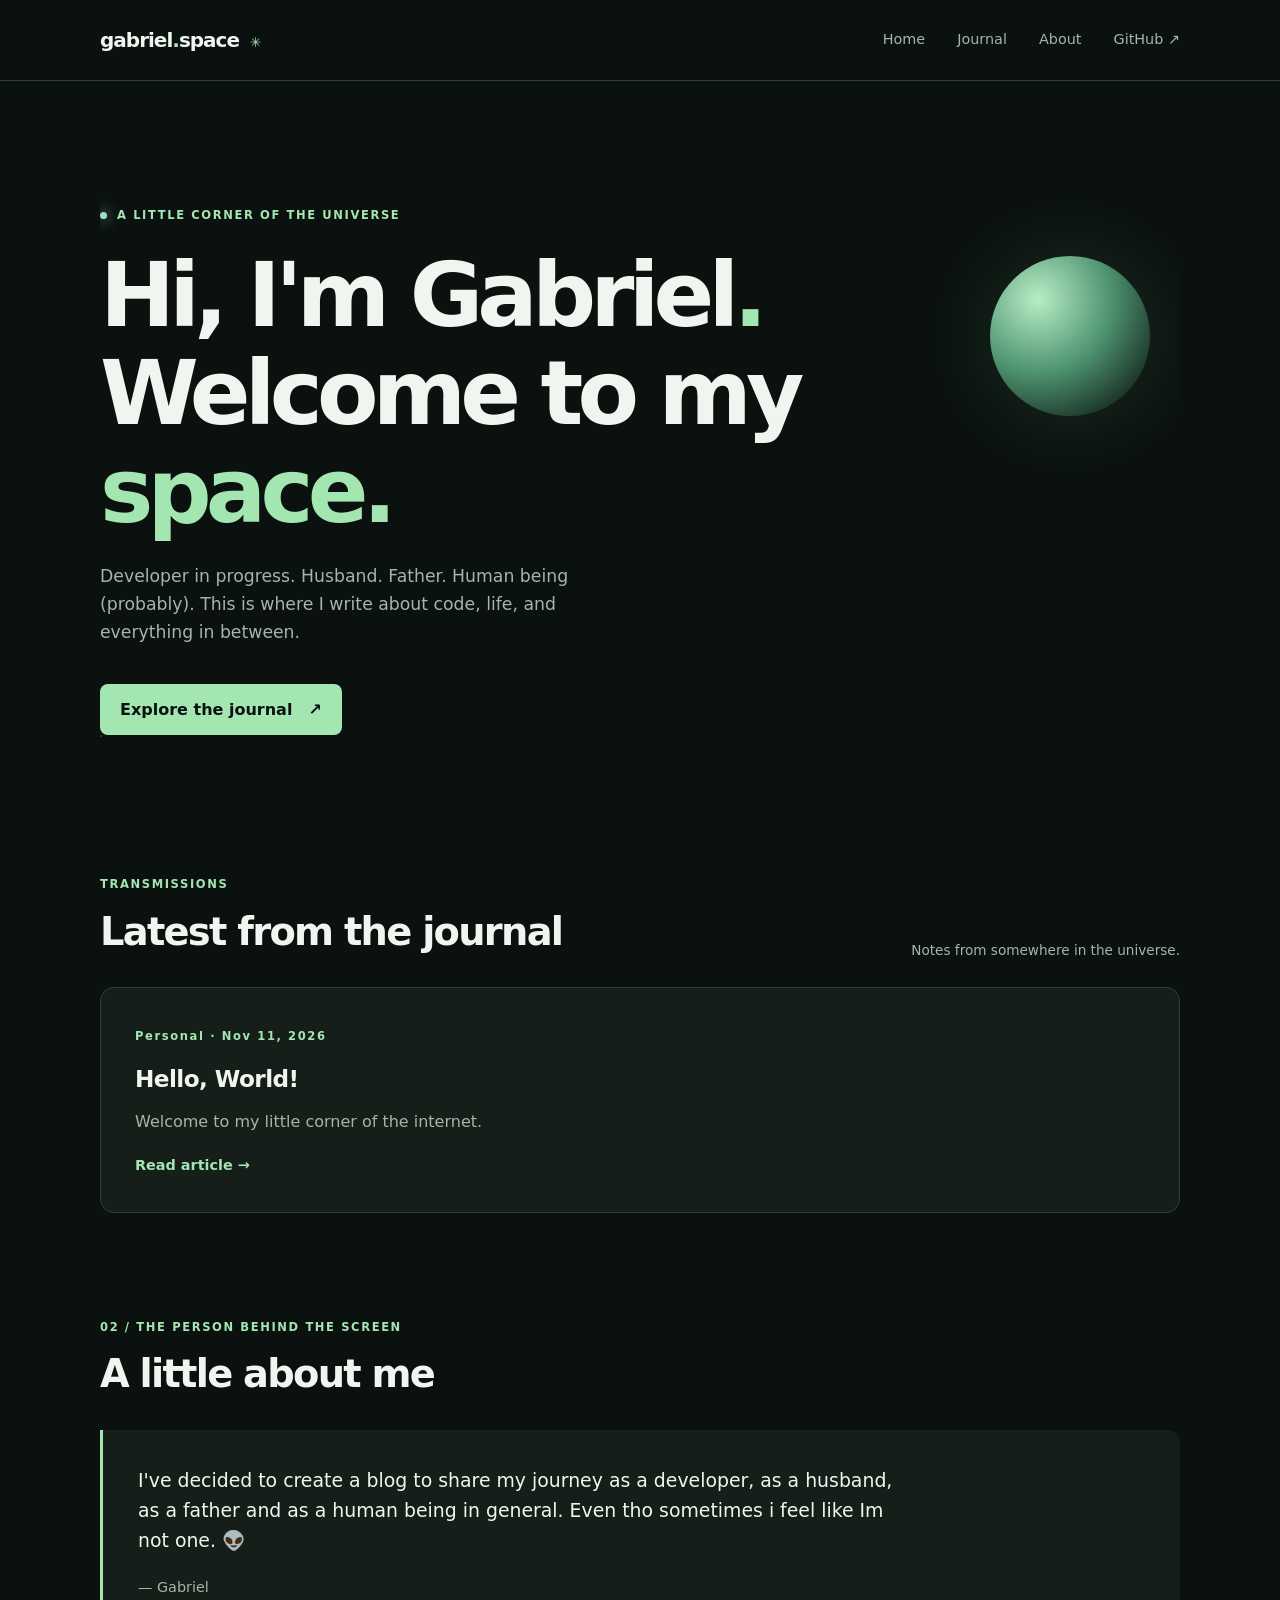
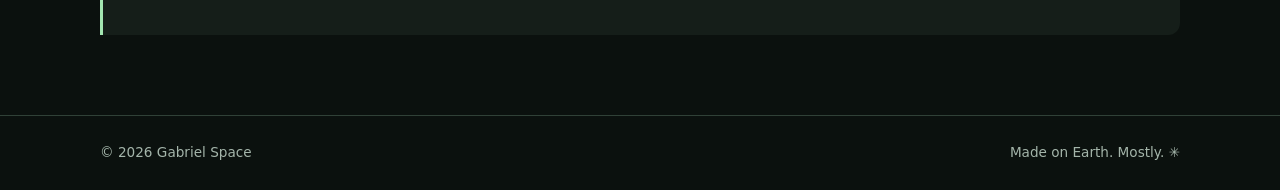
<file: index.html>
<!DOCTYPE html>
<html lang="en">
<head>
  <meta charset="UTF-8">
  <meta name="viewport" content="width=device-width, initial-scale=1.0">
  <meta name="description" content="Gabriel Space — a personal blog about development, family, and being human (mostly).">
  <title>Gabriel Space — Personal Blog</title>
  <link rel="stylesheet" href="style.css">
</head>
<body>
  <header class="site-header">
    <div class="container header-inner">
      <a class="logo" href="#home" aria-label="Gabriel Space home">gabriel<span class="logo-dot">.</span>space <span aria-hidden="true">✳</span></a>
      <button class="menu-toggle" type="button" aria-expanded="false" aria-controls="primary-nav" aria-label="Open navigation menu">☰</button>
      <nav class="nav" id="primary-nav" aria-label="Main navigation">
        <a href="#home">Home</a>    
        <a href="#journal">Journal</a>
        <a href="#about">About</a>
        <a href="https://github.com/gabriel04araujo" target="_blank" rel="noopener noreferrer">GitHub ↗</a>
      </nav>
    </div>
  </header>

  <main id="home">
    <section class="hero container" aria-labelledby="hero-title">
      <div class="eyebrow"><span class="status-light" aria-hidden="true"></span> A LITTLE CORNER OF THE UNIVERSE</div>
      <h1 id="hero-title">Hi, I'm Gabriel<span class="wave">.</span><br>Welcome to my <em>space.</em></h1>
      <p class="hero-description">Developer in progress. Husband. Father. Human being (probably). This is where I write about code, life, and everything in between.</p>
      <a class="primary-link" href="#journal">Explore the journal <span aria-hidden="true">↗</span></a>
      <div class="orbit orbit-one" aria-hidden="true"></div>
      <div class="orbit orbit-two" aria-hidden="true"></div>
      <div class="planet" aria-hidden="true"></div>
    </section>

    
    <!-- JOURNAL SECTION -->

    <section class="section container" id="journal">

      <div class="section-heading">
        <div>
          <p class="section-label">TRANSMISSIONS</p>
          <h2>Latest from the journal</h2>
        </div>

        <span class="section-aside">
          Notes from somewhere in the universe.
        </span>
      </div>

      <!-- Posts will appear here -->
      <div id="posts-container"></div>

    </section>


    <section class="section container" id="about" aria-labelledby="about-title">
      <div class="section-heading">
        <div>
          <p class="section-label">02 / THE PERSON BEHIND THE SCREEN</p>
          <h2 id="about-title">A little about me</h2>
        </div>
      </div>
      <div class="about-panel">
        <p>I've decided to create a blog to share my journey as a developer, as a husband, as a father and as a human being in general. Even tho sometimes i feel like Im not one. 👽</p>
        <span>— Gabriel</span>
      </div>
    </section>
  </main>

  <footer class="site-footer">
    <div class="container footer-inner">
      <span>© <span id="year">2026</span> Gabriel Space</span>
      <span>Made on Earth. Mostly. <span aria-hidden="true">✳</span></span>
    </div>
  </footer>

  <script src="app.js"></script>

</body>
</html>
</file>
<file: style.css>
/* =========================================
   1. GLOBAL VARIABLES
========================================= */

:root {
  color-scheme: dark;

  --bg: #0b110e;
  --surface: #151e19;
  --line: #304137;

  --text: #f1f5f0;
  --muted: #a4b5aa;

  --accent: #a3e6b1;
  --max-width: 1080px;
}


/* =========================================
   2. RESET & BASE STYLES
========================================= */

* {
  box-sizing: border-box;
}

html {
  scroll-behavior: smooth;
}

body {
  margin: 0;
  background: var(--bg);
  color: var(--text);
  font-family: system-ui, -apple-system, BlinkMacSystemFont, "Segoe UI", sans-serif;
  line-height: 1.6;
}

a {
  color: inherit;
  text-decoration: none;
}

button {
  font: inherit;
}

h1,
h2,
h3,
p {
  margin-top: 0;
}

:focus-visible {
  outline: 2px solid var(--accent);
  outline-offset: 4px;
}


/* =========================================
   3. LAYOUT & CONTAINERS
========================================= */

.container {
  width: min(100% - 40px, var(--max-width));
  margin-inline: auto;
}


/* =========================================
   4. HEADER & NAVIGATION
========================================= */

.site-header {
  border-bottom: 1px solid var(--line);
  position: relative;
  z-index: 2;
}

.header-inner {
  min-height: 80px;
  display: flex;
  justify-content: space-between;
  align-items: center;
  gap: 20px;
}

.logo {
  font-size: 1.25rem;
  font-weight: 750;
  letter-spacing: -.05em;
}

.logo-dot,
.logo > span:last-child {
  color: var(--accent);
}

.logo > span:last-child {
  font-size: .85rem;
  margin-left: .3rem;
}

.nav {
  display: flex;
  align-items: center;
  gap: 32px;
}

.nav a {
  color: var(--muted);
  font-size: .9rem;
  transition: color .2s;
}

.nav a:hover,
.nav a:focus-visible {
  color: var(--text);
}

.menu-toggle {
  display: none;
  background: transparent;
  color: var(--text);
  border: 1px solid var(--line);
  border-radius: 8px;
  padding: 5px 11px;
  cursor: pointer;
}


/* =========================================
   5. HERO SECTION
========================================= */

.hero {
  position: relative;
  overflow: hidden;
  min-height: 565px;
  padding-block: 125px 115px;
  isolation: isolate;
}

.eyebrow,
.section-label,
.post-tag {
  color: var(--accent);
  font-size: .72rem;
  font-weight: 750;
  letter-spacing: .14em;
}

.eyebrow {
  display: flex;
  align-items: center;
  gap: 10px;
}

.status-light {
  width: 7px;
  height: 7px;
  background: #9ee0c3;
  border-radius: 50%;
  box-shadow: 0 0 14px #9ee0c3;
}

h1 {
  position: relative;
  z-index: 1;
  max-width: 780px;
  margin: 23px 0 23px;
  font-size: clamp(3.1rem, 7vw, 5.7rem);
  line-height: 1.09;
  letter-spacing: -.065em;
}

h1 em {
  color: var(--accent);
  font-style: normal;
}

.wave {
  color: var(--accent);
}

.hero-description {
  position: relative;
  z-index: 1;
  max-width: 530px;
  color: var(--muted);
  font-size: 1.08rem;
}


/* =========================================
   6. BUTTONS & LINKS
========================================= */

.primary-link {
  position: relative;
  z-index: 1;
  display: inline-flex;
  align-items: center;
  gap: 16px;
  margin-top: 20px;
  padding: 13px 20px;
  border-radius: 8px;
  background: var(--accent);
  color: #0b110e;
  font-weight: 700;
  transition: transform .2s, background .2s;
}

.primary-link:hover {
  background: #c4f5cf;
  transform: translateY(-2px);
}


/* =========================================
   7. SPACE DECORATIONS
========================================= */

.orbit {
  position: absolute;
  z-index: -1;
  border: 1px solid rgba(163, 230, 177, .15);
  border-radius: 50%;
  pointer-events: none;
}

.planet {
  position: absolute;
  z-index: -1;
  right: 30px;
  top: 175px;
  width: 160px;
  height: 160px;
  border-radius: 50%;

  background: radial-gradient(
    circle at 30% 27%,
    #b7edc5,
    #4f9471 45%,
    #1b3528 80%
  );

  box-shadow: 0 0 95px rgba(100, 210, 140, .16);
}


/* =========================================
   8. GENERAL SECTIONS
========================================= */

.section {
  padding-block: 25px 80px;
  scroll-margin-top: 35px;
}

.section-heading {
  display: flex;
  align-items: end;
  justify-content: space-between;
  gap: 24px;
  margin-bottom: 25px;
}

.section-label {
  margin-bottom: 7px;
}

h2 {
  margin-bottom: 0;
  font-size: clamp(1.7rem, 3vw, 2.4rem);
  letter-spacing: -.045em;
}

.section-aside {
  color: var(--muted);
  font-size: .85rem;
}


/* =========================================
   9. BLOG POST CARDS
========================================= */

.post-card {
  display: flex;
  justify-content: space-between;
  gap: 30px;
  padding: 34px;
  border: 1px solid var(--line);
  border-radius: 14px;
  background: var(--surface);
}

.post-card h3 {
  margin: 12px 0;
  font-size: 1.45rem;
  letter-spacing: -.025em;
}

.post-card p {
  max-width: 600px;
  margin-bottom: 0;
  color: var(--muted);
}

.post-symbol {
  align-self: center;
  color: var(--accent);
  font-size: 4rem;
}


/* =========================================
   10. ABOUT SECTION
========================================= */

.about-panel {
  padding: 35px;
  border-left: 3px solid var(--accent);
  background: var(--surface);
  border-radius: 0 12px 12px 0;
}

.about-panel p {
  max-width: 780px;
  font-size: 1.18rem;
}

.about-panel span {
  color: var(--muted);
  font-size: .9rem;
}


/* =========================================
   11. FOOTER
========================================= */

.site-footer {
  border-top: 1px solid var(--line);
}

.footer-inner {
  display: flex;
  justify-content: space-between;
  gap: 16px;
  padding-block: 26px;
  color: var(--muted);
  font-size: .85rem;
}


/* =========================================
   12. RESPONSIVE DESIGN
========================================= */

@media (max-width: 680px) {

  .header-inner {
    min-height: 72px;
    flex-wrap: wrap;
  }

  .menu-toggle {
    display: block;
  }

  .nav {
    display: none;
    width: 100%;
    padding-bottom: 20px;
    flex-direction: column;
    align-items: flex-start;
    gap: 16px;
  }

  .nav.is-open {
    display: flex;
  }

  .hero {
    min-height: 490px;
    padding-block: 95px 85px;
  }

  .planet {
    right: -65px;
    top: 105px;
    opacity: .35;
  }

  .orbit-one {
    right: -290px;
  }

  .orbit-two {
    right: -385px;
  }

  .section-heading {
    align-items: start;
    flex-direction: column;
    gap: 6px;
  }

  .post-card {
    padding: 24px;
  }

  .post-symbol {
    display: none;
  }

  .about-panel {
    padding: 25px;
  }

  .footer-inner {
    flex-direction: column;
    gap: 6px;
  }

}


/* =========================================
   14. BLOG POST LIST
========================================= */

#posts-container {
  display: grid;
  gap: 20px;
}

.post-card h3 a {
  transition: color .2s;
}

.post-card h3 a:hover {
  color: var(--accent);
}

.read-link {
  display: inline-block;
  margin-top: 20px;
  color: var(--accent);
  font-size: .9rem;
  font-weight: 600;
}

.read-link:hover {
  text-decoration: underline;
}


/* =========================================
   15. ARTICLE PAGE
========================================= */

.article-page {
  max-width: 800px;
  min-height: 70vh;
  padding-block: 70px 120px;
}

.back-link {
  display: inline-block;
  margin-bottom: 65px;
  color: var(--muted);
  font-size: .9rem;
  transition: color .2s;
}

.back-link:hover {
  color: var(--accent);
}

.article-header {
  padding-bottom: 40px;
  border-bottom: 1px solid var(--line);
}

.article-header h1 {
  margin: 20px 0;
  font-size: clamp(2.5rem, 6vw, 4.5rem);
  line-height: 1.15;
}

.article-description {
  max-width: 650px;
  color: var(--muted);
  font-size: 1.15rem;
}

.article-body {
  padding-top: 45px;
  font-size: 1.08rem;
  line-height: 1.9;
}

.article-body h2 {
  margin: 45px 0 20px;
  font-size: 1.65rem;
}

.article-body p {
  margin-bottom: 25px;
  color: var(--text);
}


/* =========================================
   16. MARKDOWN CONTENT
========================================= */

.article-body h1 {
  position: static;
  max-width: 100%;
  margin: 0 0 35px;
  font-size: clamp(2.3rem, 5vw, 3.8rem);
  line-height: 1.2;
  letter-spacing: -.05em;
}

.article-body h2 {
  margin: 45px 0 20px;
  font-size: 1.65rem;
}

.article-body h3 {
  margin: 30px 0 15px;
  font-size: 1.3rem;
}

.article-body p {
  margin-bottom: 24px;
}

.article-body strong {
  color: var(--accent);
}

.article-body a {
  color: var(--accent);
  text-decoration: underline;
  text-underline-offset: 4px;
}

.article-body ul,
.article-body ol {
  margin: 20px 0 30px;
  padding-left: 30px;
}

.article-body li {
  margin-bottom: 10px;
}

.article-body blockquote {
  margin: 30px 0;
  padding: 15px 25px;
  border-left: 3px solid var(--accent);
  background: var(--surface);
  color: var(--muted);
}

.article-body pre {
  overflow-x: auto;
  margin: 30px 0;
  padding: 25px;
  border: 1px solid var(--line);
  border-radius: 10px;
  background: #080d0a;
  line-height: 1.6;
}

.article-body code {
  font-family: Consolas, Monaco, monospace;
  font-size: .9em;
}

.article-body :not(pre) > code {
  padding: 3px 6px;
  border-radius: 4px;
  background: var(--surface);
  color: var(--accent);
}

.article-body img {
  display: block;
  max-width: 100%;
  height: auto;
  margin: 30px auto;
  border-radius: 10px;
}

.article-body hr {
  margin: 45px 0;
  border: 0;
  border-top: 1px solid var(--line);
}


/* =========================================
   13. ACCESSIBILITY
========================================= */

@media (prefers-reduced-motion: reduce) {

  html {
    scroll-behavior: auto;
  }

  *,
  *::before,
  *::after {
    transition-duration: .01ms !important;
  }

}
</file>
